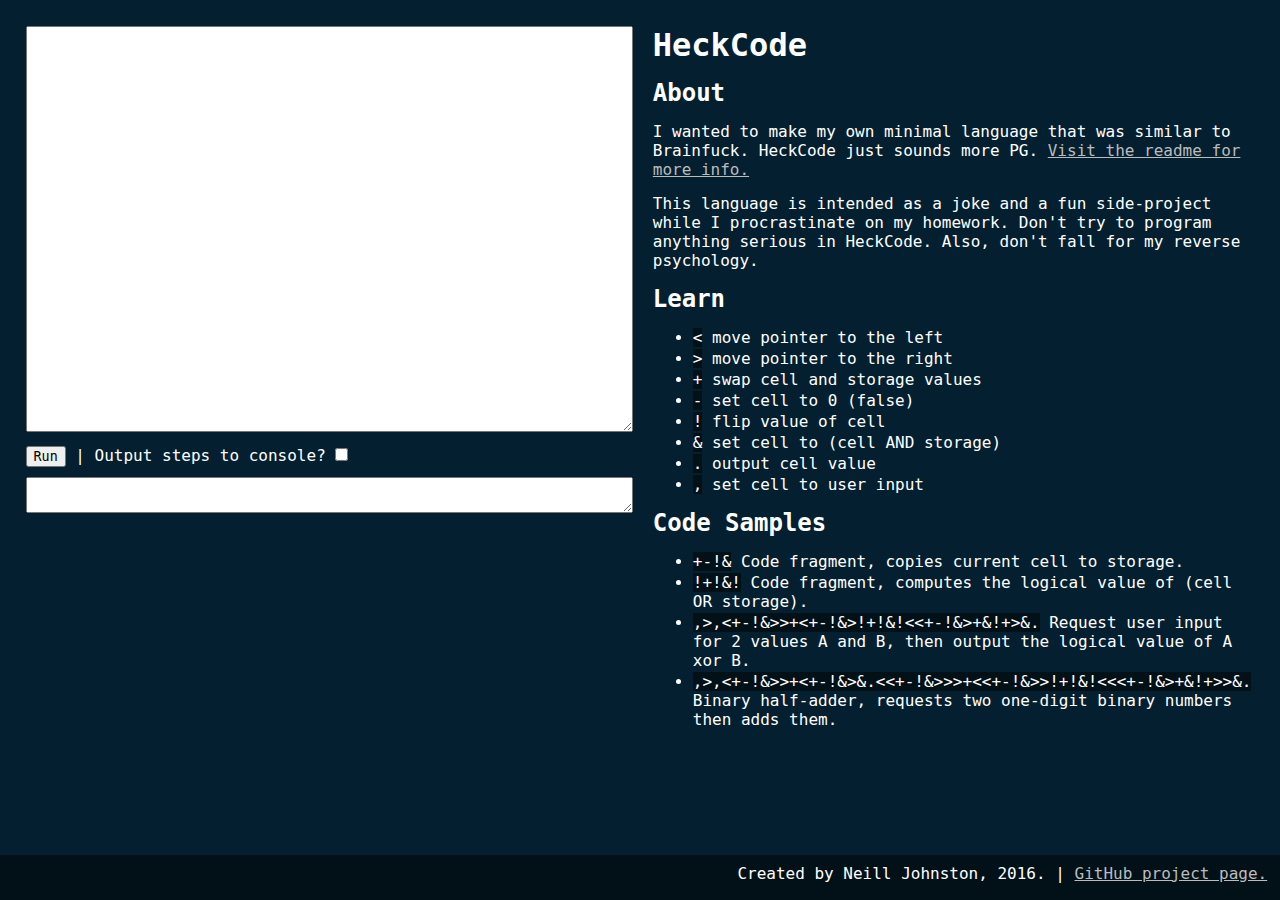
<file: index.html>
<!DOCTYPE html>
<html>
    <head>
        <title>HeckCode</title>
        <link type="text/css" rel="stylesheet" href="style.css">
        <meta charset="UTF-8">
        <meta name="viewport" content="width=device-width, initial-scale=1.0">
    </head>
    <body>
        <div id="code-block" class="half">
            <textarea id="code"></textarea>
            <button onclick="run()">Run</button> |
            Output steps to console? <input type="checkbox" id="log">
            <br>
            <textarea id="output" readonly></textarea>
        </div>
        <div id="about" class="half">
            <h1>HeckCode</h1>
            <h2>About</h2>
            <p>I wanted to make my own minimal language that was similar to Brainfuck. HeckCode just sounds more PG. <a href="README.md.html">Visit the readme for more info.</a></p>
            <p>This language is intended as a joke and a fun side-project while I procrastinate on my homework. Don't try to program anything serious in HeckCode. Also, don't fall for my reverse psychology.</p>
            <h2>Learn</h2>
            <ul>
                <li><span class="code"><</span> move pointer to the left</li>
                <li><span class="code">></span> move pointer to the right</li>
                <li><span class="code">+</span> swap cell and storage values</li>
                <li><span class="code">-</span> set cell to 0 (false)</li>
                <li><span class="code">!</span> flip value of cell</li>
                <li><span class="code">&</span> set cell to (cell AND storage)</li>
                <li><span class="code">.</span> output cell value</li>
                <li><span class="code">,</span> set cell to user input</li>
            </ul>
            <h2>Code Samples</h2>
            <ul>
                <li><span class="code">+-!&</span> Code fragment, copies current cell to storage.</li>
                <li><span class="code">!+!&!</span> Code fragment, computes the logical value of (cell OR storage).</li>
                <li><span class="code">,>,<+-!&>>+<+-!&>!+!&!<<+-!&>+&!+>&.</span> Request user input for 2 values A and B, then output the logical value of A xor B.</li>
                <li><span class="code">,>,<+-!&>>+<+-!&>&.<<+-!&>>>+<<+-!&>>!+!&!<<<+-!&>+&!+>>&.</span> Binary half-adder, requests two one-digit binary numbers then adds them.</li>
            </ul>
        </div>
        <div id="bottom-banner">
            <p>Created by Neill Johnston, 2016. | <a href="https://github.com/NeillJohnston/HeckCode">GitHub project page.</a></p>
        </div>

        <script type="text/javascript" src="heck.js"></script>
    </body>
</html>
</file>
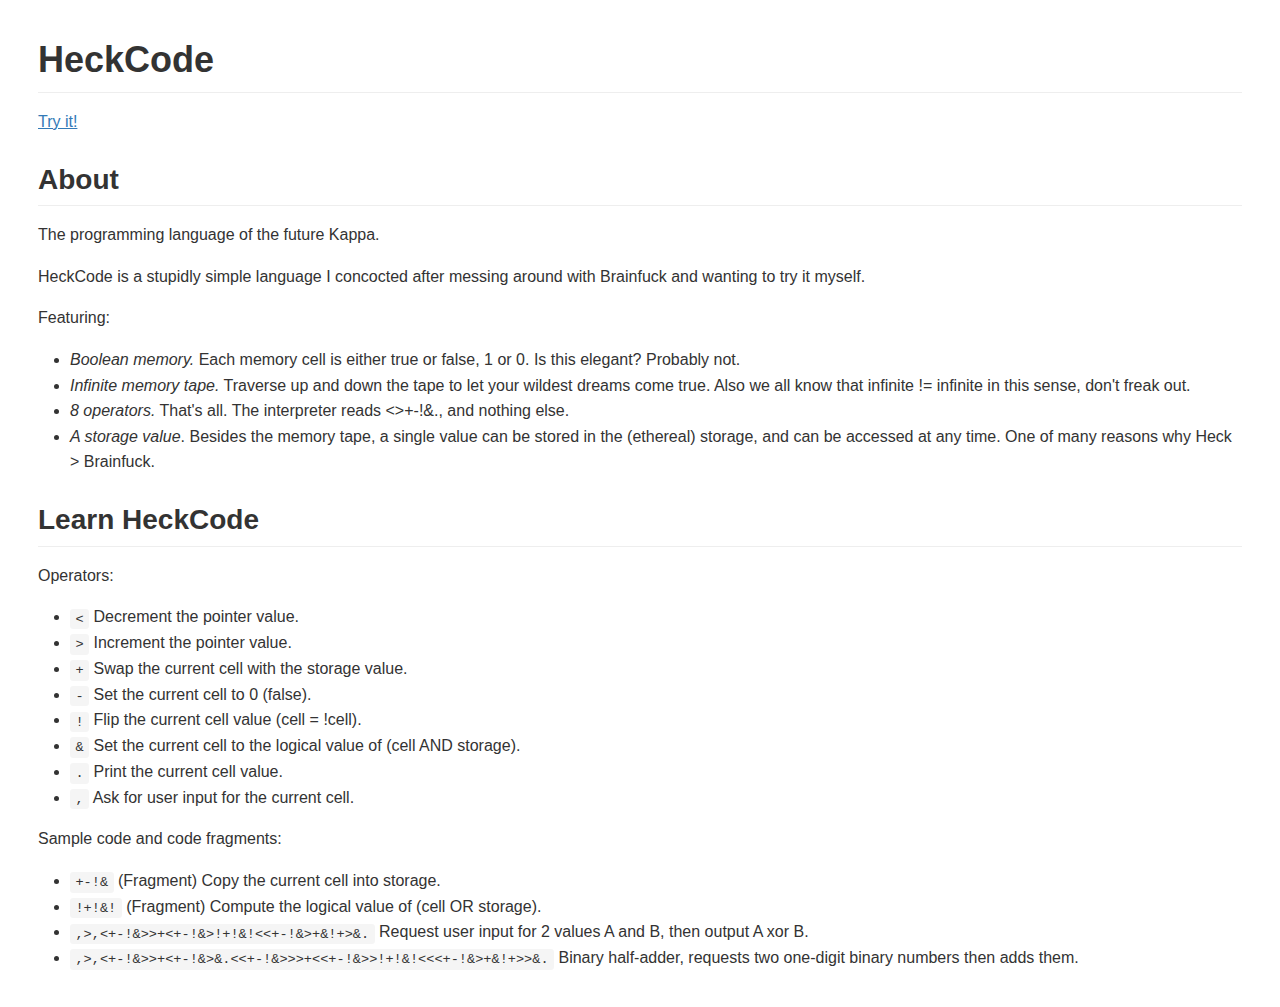
<file: README.md.html>
<!DOCTYPE html>
<html>
  <head>
      <meta charset="utf-8" />
      <title>README</title>
      <style>.markdown-preview:not([data-use-github-style]) { padding: 2em; font-size: 1.2em; color: rgb(171, 178, 191); overflow: auto; background-color: rgb(40, 44, 52); }
.markdown-preview:not([data-use-github-style]) > :first-child { margin-top: 0px; }
.markdown-preview:not([data-use-github-style]) h1, .markdown-preview:not([data-use-github-style]) h2, .markdown-preview:not([data-use-github-style]) h3, .markdown-preview:not([data-use-github-style]) h4, .markdown-preview:not([data-use-github-style]) h5, .markdown-preview:not([data-use-github-style]) h6 { line-height: 1.2; margin-top: 1.5em; margin-bottom: 0.5em; color: rgb(255, 255, 255); }
.markdown-preview:not([data-use-github-style]) h1 { font-size: 2.4em; font-weight: 300; }
.markdown-preview:not([data-use-github-style]) h2 { font-size: 1.8em; font-weight: 400; }
.markdown-preview:not([data-use-github-style]) h3 { font-size: 1.5em; font-weight: 500; }
.markdown-preview:not([data-use-github-style]) h4 { font-size: 1.2em; font-weight: 600; }
.markdown-preview:not([data-use-github-style]) h5 { font-size: 1.1em; font-weight: 600; }
.markdown-preview:not([data-use-github-style]) h6 { font-size: 1em; font-weight: 600; }
.markdown-preview:not([data-use-github-style]) strong { color: rgb(255, 255, 255); }
.markdown-preview:not([data-use-github-style]) del { color: rgb(124, 135, 156); }
.markdown-preview:not([data-use-github-style]) a, .markdown-preview:not([data-use-github-style]) a code { color: rgb(82, 139, 255); }
.markdown-preview:not([data-use-github-style]) img { max-width: 100%; }
.markdown-preview:not([data-use-github-style]) > p { margin-top: 0px; margin-bottom: 1.5em; }
.markdown-preview:not([data-use-github-style]) > ul, .markdown-preview:not([data-use-github-style]) > ol { margin-bottom: 1.5em; }
.markdown-preview:not([data-use-github-style]) blockquote { margin: 1.5em 0px; font-size: inherit; color: rgb(124, 135, 156); border-color: rgb(75, 83, 98); border-width: 4px; }
.markdown-preview:not([data-use-github-style]) hr { margin: 3em 0px; border-top-width: 2px; border-top-style: dashed; border-top-color: rgb(75, 83, 98); background: none; }
.markdown-preview:not([data-use-github-style]) table { margin: 1.5em 0px; }
.markdown-preview:not([data-use-github-style]) th { color: rgb(255, 255, 255); }
.markdown-preview:not([data-use-github-style]) th, .markdown-preview:not([data-use-github-style]) td { padding: 0.66em 1em; border: 1px solid rgb(75, 83, 98); }
.markdown-preview:not([data-use-github-style]) code { color: rgb(255, 255, 255); background-color: rgb(58, 63, 75); }
.markdown-preview:not([data-use-github-style]) pre.editor-colors { margin: 1.5em 0px; padding: 1em; font-size: 0.92em; border-radius: 3px; background-color: rgb(49, 54, 63); }
.markdown-preview:not([data-use-github-style]) kbd { color: rgb(255, 255, 255); border-width: 1px 1px 2px; border-style: solid; border-color: rgb(75, 83, 98) rgb(75, 83, 98) rgb(62, 68, 81); background-color: rgb(58, 63, 75); }
.markdown-preview[data-use-github-style] { font-family: 'Helvetica Neue', Helvetica, 'Segoe UI', Arial, freesans, sans-serif; line-height: 1.6; word-wrap: break-word; padding: 30px; font-size: 16px; color: rgb(51, 51, 51); overflow: scroll; background-color: rgb(255, 255, 255); }
.markdown-preview[data-use-github-style] > :first-child { margin-top: 0px !important; }
.markdown-preview[data-use-github-style] > :last-child { margin-bottom: 0px !important; }
.markdown-preview[data-use-github-style] a:not([href]) { color: inherit; text-decoration: none; }
.markdown-preview[data-use-github-style] .absent { color: rgb(204, 0, 0); }
.markdown-preview[data-use-github-style] .anchor { position: absolute; top: 0px; left: 0px; display: block; padding-right: 6px; padding-left: 30px; margin-left: -30px; }
.markdown-preview[data-use-github-style] .anchor:focus { outline: none; }
.markdown-preview[data-use-github-style] h1, .markdown-preview[data-use-github-style] h2, .markdown-preview[data-use-github-style] h3, .markdown-preview[data-use-github-style] h4, .markdown-preview[data-use-github-style] h5, .markdown-preview[data-use-github-style] h6 { position: relative; margin-top: 1em; margin-bottom: 16px; font-weight: bold; line-height: 1.4; }
.markdown-preview[data-use-github-style] h1 .octicon-link, .markdown-preview[data-use-github-style] h2 .octicon-link, .markdown-preview[data-use-github-style] h3 .octicon-link, .markdown-preview[data-use-github-style] h4 .octicon-link, .markdown-preview[data-use-github-style] h5 .octicon-link, .markdown-preview[data-use-github-style] h6 .octicon-link { display: none; color: rgb(0, 0, 0); vertical-align: middle; }
.markdown-preview[data-use-github-style] h1:hover .anchor, .markdown-preview[data-use-github-style] h2:hover .anchor, .markdown-preview[data-use-github-style] h3:hover .anchor, .markdown-preview[data-use-github-style] h4:hover .anchor, .markdown-preview[data-use-github-style] h5:hover .anchor, .markdown-preview[data-use-github-style] h6:hover .anchor { padding-left: 8px; margin-left: -30px; text-decoration: none; }
.markdown-preview[data-use-github-style] h1:hover .anchor .octicon-link, .markdown-preview[data-use-github-style] h2:hover .anchor .octicon-link, .markdown-preview[data-use-github-style] h3:hover .anchor .octicon-link, .markdown-preview[data-use-github-style] h4:hover .anchor .octicon-link, .markdown-preview[data-use-github-style] h5:hover .anchor .octicon-link, .markdown-preview[data-use-github-style] h6:hover .anchor .octicon-link { display: inline-block; }
.markdown-preview[data-use-github-style] h1 tt, .markdown-preview[data-use-github-style] h2 tt, .markdown-preview[data-use-github-style] h3 tt, .markdown-preview[data-use-github-style] h4 tt, .markdown-preview[data-use-github-style] h5 tt, .markdown-preview[data-use-github-style] h6 tt, .markdown-preview[data-use-github-style] h1 code, .markdown-preview[data-use-github-style] h2 code, .markdown-preview[data-use-github-style] h3 code, .markdown-preview[data-use-github-style] h4 code, .markdown-preview[data-use-github-style] h5 code, .markdown-preview[data-use-github-style] h6 code { font-size: inherit; }
.markdown-preview[data-use-github-style] h1 { padding-bottom: 0.3em; font-size: 2.25em; line-height: 1.2; border-bottom-width: 1px; border-bottom-style: solid; border-bottom-color: rgb(238, 238, 238); }
.markdown-preview[data-use-github-style] h1 .anchor { line-height: 1; }
.markdown-preview[data-use-github-style] h2 { padding-bottom: 0.3em; font-size: 1.75em; line-height: 1.225; border-bottom-width: 1px; border-bottom-style: solid; border-bottom-color: rgb(238, 238, 238); }
.markdown-preview[data-use-github-style] h2 .anchor { line-height: 1; }
.markdown-preview[data-use-github-style] h3 { font-size: 1.5em; line-height: 1.43; }
.markdown-preview[data-use-github-style] h3 .anchor { line-height: 1.2; }
.markdown-preview[data-use-github-style] h4 { font-size: 1.25em; }
.markdown-preview[data-use-github-style] h4 .anchor { line-height: 1.2; }
.markdown-preview[data-use-github-style] h5 { font-size: 1em; }
.markdown-preview[data-use-github-style] h5 .anchor { line-height: 1.1; }
.markdown-preview[data-use-github-style] h6 { font-size: 1em; color: rgb(119, 119, 119); }
.markdown-preview[data-use-github-style] h6 .anchor { line-height: 1.1; }
.markdown-preview[data-use-github-style] p, .markdown-preview[data-use-github-style] blockquote, .markdown-preview[data-use-github-style] ul, .markdown-preview[data-use-github-style] ol, .markdown-preview[data-use-github-style] dl, .markdown-preview[data-use-github-style] table, .markdown-preview[data-use-github-style] pre { margin-top: 0px; margin-bottom: 16px; }
.markdown-preview[data-use-github-style] hr { height: 4px; padding: 0px; margin: 16px 0px; border: 0px none; background-color: rgb(231, 231, 231); }
.markdown-preview[data-use-github-style] ul, .markdown-preview[data-use-github-style] ol { padding-left: 2em; }
.markdown-preview[data-use-github-style] ul.no-list, .markdown-preview[data-use-github-style] ol.no-list { padding: 0px; list-style-type: none; }
.markdown-preview[data-use-github-style] ul ul, .markdown-preview[data-use-github-style] ul ol, .markdown-preview[data-use-github-style] ol ol, .markdown-preview[data-use-github-style] ol ul { margin-top: 0px; margin-bottom: 0px; }
.markdown-preview[data-use-github-style] li > p { margin-top: 16px; }
.markdown-preview[data-use-github-style] dl { padding: 0px; }
.markdown-preview[data-use-github-style] dl dt { padding: 0px; margin-top: 16px; font-size: 1em; font-style: italic; font-weight: bold; }
.markdown-preview[data-use-github-style] dl dd { padding: 0px 16px; margin-bottom: 16px; }
.markdown-preview[data-use-github-style] blockquote { padding: 0px 15px; color: rgb(119, 119, 119); border-left-width: 4px; border-left-style: solid; border-left-color: rgb(221, 221, 221); }
.markdown-preview[data-use-github-style] blockquote > :first-child { margin-top: 0px; }
.markdown-preview[data-use-github-style] blockquote > :last-child { margin-bottom: 0px; }
.markdown-preview[data-use-github-style] table { display: block; width: 100%; overflow: auto; word-break: keep-all; }
.markdown-preview[data-use-github-style] table th { font-weight: bold; }
.markdown-preview[data-use-github-style] table th, .markdown-preview[data-use-github-style] table td { padding: 6px 13px; border: 1px solid rgb(221, 221, 221); }
.markdown-preview[data-use-github-style] table tr { border-top-width: 1px; border-top-style: solid; border-top-color: rgb(204, 204, 204); background-color: rgb(255, 255, 255); }
.markdown-preview[data-use-github-style] table tr:nth-child(2n) { background-color: rgb(248, 248, 248); }
.markdown-preview[data-use-github-style] img { max-width: 100%; box-sizing: border-box; }
.markdown-preview[data-use-github-style] .emoji { max-width: none; }
.markdown-preview[data-use-github-style] span.frame { display: block; overflow: hidden; }
.markdown-preview[data-use-github-style] span.frame > span { display: block; float: left; width: auto; padding: 7px; margin: 13px 0px 0px; overflow: hidden; border: 1px solid rgb(221, 221, 221); }
.markdown-preview[data-use-github-style] span.frame span img { display: block; float: left; }
.markdown-preview[data-use-github-style] span.frame span span { display: block; padding: 5px 0px 0px; clear: both; color: rgb(51, 51, 51); }
.markdown-preview[data-use-github-style] span.align-center { display: block; overflow: hidden; clear: both; }
.markdown-preview[data-use-github-style] span.align-center > span { display: block; margin: 13px auto 0px; overflow: hidden; text-align: center; }
.markdown-preview[data-use-github-style] span.align-center span img { margin: 0px auto; text-align: center; }
.markdown-preview[data-use-github-style] span.align-right { display: block; overflow: hidden; clear: both; }
.markdown-preview[data-use-github-style] span.align-right > span { display: block; margin: 13px 0px 0px; overflow: hidden; text-align: right; }
.markdown-preview[data-use-github-style] span.align-right span img { margin: 0px; text-align: right; }
.markdown-preview[data-use-github-style] span.float-left { display: block; float: left; margin-right: 13px; overflow: hidden; }
.markdown-preview[data-use-github-style] span.float-left span { margin: 13px 0px 0px; }
.markdown-preview[data-use-github-style] span.float-right { display: block; float: right; margin-left: 13px; overflow: hidden; }
.markdown-preview[data-use-github-style] span.float-right > span { display: block; margin: 13px auto 0px; overflow: hidden; text-align: right; }
.markdown-preview[data-use-github-style] code, .markdown-preview[data-use-github-style] tt { padding: 0.2em 0px; margin: 0px; font-size: 85%; border-radius: 3px; background-color: rgba(0, 0, 0, 0.0392157); }
.markdown-preview[data-use-github-style] code::before, .markdown-preview[data-use-github-style] tt::before, .markdown-preview[data-use-github-style] code::after, .markdown-preview[data-use-github-style] tt::after { letter-spacing: -0.2em; content: " "; }
.markdown-preview[data-use-github-style] code br, .markdown-preview[data-use-github-style] tt br { display: none; }
.markdown-preview[data-use-github-style] del code { text-decoration: inherit; }
.markdown-preview[data-use-github-style] pre > code { padding: 0px; margin: 0px; font-size: 100%; word-break: normal; white-space: pre; border: 0px; background: transparent; }
.markdown-preview[data-use-github-style] .highlight { margin-bottom: 16px; }
.markdown-preview[data-use-github-style] .highlight pre, .markdown-preview[data-use-github-style] pre { padding: 16px; overflow: auto; font-size: 85%; line-height: 1.45; border-radius: 3px; background-color: rgb(247, 247, 247); }
.markdown-preview[data-use-github-style] .highlight pre { margin-bottom: 0px; word-break: normal; }
.markdown-preview[data-use-github-style] pre { word-wrap: normal; }
.markdown-preview[data-use-github-style] pre code, .markdown-preview[data-use-github-style] pre tt { display: inline; max-width: initial; padding: 0px; margin: 0px; overflow: initial; line-height: inherit; word-wrap: normal; border: 0px; background-color: transparent; }
.markdown-preview[data-use-github-style] pre code::before, .markdown-preview[data-use-github-style] pre tt::before, .markdown-preview[data-use-github-style] pre code::after, .markdown-preview[data-use-github-style] pre tt::after { content: normal; }
.markdown-preview[data-use-github-style] kbd { display: inline-block; padding: 3px 5px; font-size: 11px; line-height: 10px; color: rgb(85, 85, 85); vertical-align: middle; border-style: solid; border-width: 1px; border-color: rgb(204, 204, 204) rgb(204, 204, 204) rgb(187, 187, 187); border-radius: 3px; box-shadow: rgb(187, 187, 187) 0px -1px 0px inset; background-color: rgb(252, 252, 252); }
.markdown-preview[data-use-github-style] a { color: rgb(51, 122, 183); }
.markdown-preview[data-use-github-style] code { color: inherit; }
.markdown-preview[data-use-github-style] pre.editor-colors { padding: 0.8em 1em; margin-bottom: 1em; font-size: 0.85em; border-radius: 4px; overflow: auto; }
.scrollbars-visible-always .markdown-preview pre.editor-colors::shadow .vertical-scrollbar, .scrollbars-visible-always .markdown-preview pre.editor-colors::shadow .horizontal-scrollbar { visibility: hidden; }
.scrollbars-visible-always .markdown-preview pre.editor-colors:hover::shadow .vertical-scrollbar, .scrollbars-visible-always .markdown-preview pre.editor-colors:hover::shadow .horizontal-scrollbar { visibility: visible; }
.bracket-matcher .region {
  border-bottom: 1px dotted lime;
  position: absolute;
}

.spell-check-misspelling .region {
  border-bottom: 2px dotted rgba(255, 51, 51, 0.75);
}
.spell-check-corrections {
  width: 25em !important;
}

pre.editor-colors,
.host {
  background-color: #282c34;
  color: #abb2bf;
}
pre.editor-colors .line.cursor-line,
.host .line.cursor-line {
  background-color: rgba(153, 187, 255, 0.04);
}
pre.editor-colors .invisible,
.host .invisible {
  color: #abb2bf;
}
pre.editor-colors .cursor,
.host .cursor {
  border-left: 2px solid #528bff;
}
pre.editor-colors .selection .region,
.host .selection .region {
  background-color: #3e4451;
}
pre.editor-colors .bracket-matcher .region,
.host .bracket-matcher .region {
  border-bottom: 1px solid #528bff;
  box-sizing: border-box;
}
pre.editor-colors .invisible-character,
.host .invisible-character {
  color: rgba(171, 178, 191, 0.15);
}
pre.editor-colors .indent-guide,
.host .indent-guide {
  color: rgba(171, 178, 191, 0.15);
}
pre.editor-colors .wrap-guide,
.host .wrap-guide {
  background-color: rgba(171, 178, 191, 0.15);
}
pre.editor-colors .find-result .region.region.region,
.host .find-result .region.region.region,
pre.editor-colors .current-result .region.region.region,
.host .current-result .region.region.region {
  border-radius: 0px;
  background-color: rgba(82, 139, 255, 0.24);
  transition: border-color 0.4s;
}
pre.editor-colors .find-result .region.region.region,
.host .find-result .region.region.region {
  border: 2px solid transparent;
}
pre.editor-colors .current-result .region.region.region,
.host .current-result .region.region.region {
  border: 2px solid #528bff;
  transition-duration: .1s;
}
pre.editor-colors .gutter .line-number,
.host .gutter .line-number {
  color: #636d83;
  -webkit-font-smoothing: antialiased;
}
pre.editor-colors .gutter .line-number.cursor-line,
.host .gutter .line-number.cursor-line {
  color: #abb2bf;
  background-color: #2c313a;
}
pre.editor-colors .gutter .line-number.cursor-line-no-selection,
.host .gutter .line-number.cursor-line-no-selection {
  background-color: transparent;
}
pre.editor-colors .gutter .line-number .icon-right,
.host .gutter .line-number .icon-right {
  color: #abb2bf;
}
pre.editor-colors .gutter:not(.git-diff-icon) .line-number.git-line-removed.git-line-removed::before,
.host .gutter:not(.git-diff-icon) .line-number.git-line-removed.git-line-removed::before {
  bottom: -3px;
}
pre.editor-colors .gutter:not(.git-diff-icon) .line-number.git-line-removed::after,
.host .gutter:not(.git-diff-icon) .line-number.git-line-removed::after {
  content: "";
  position: absolute;
  left: 0px;
  bottom: 0px;
  width: 25px;
  border-bottom: 1px dotted rgba(224, 82, 82, 0.5);
  pointer-events: none;
}
pre.editor-colors .gutter .line-number.folded,
.host .gutter .line-number.folded,
pre.editor-colors .gutter .line-number:after,
.host .gutter .line-number:after,
pre.editor-colors .fold-marker:after,
.host .fold-marker:after {
  color: #abb2bf;
}
.comment {
  color: #5c6370;
  font-style: italic;
}
.comment .markup.link {
  color: #5c6370;
}
.entity.name.type {
  color: #e5c07b;
}
.entity.other.inherited-class {
  color: #98c379;
}
.keyword {
  color: #c678dd;
}
.keyword.control {
  color: #c678dd;
}
.keyword.operator {
  color: #abb2bf;
}
.keyword.other.special-method {
  color: #61afef;
}
.keyword.other.unit {
  color: #d19a66;
}
.storage {
  color: #c678dd;
}
.storage.type.annotation,
.storage.type.primitive {
  color: #c678dd;
}
.storage.modifier.package,
.storage.modifier.import {
  color: #abb2bf;
}
.constant {
  color: #d19a66;
}
.constant.variable {
  color: #d19a66;
}
.constant.character.escape {
  color: #56b6c2;
}
.constant.numeric {
  color: #d19a66;
}
.constant.other.color {
  color: #56b6c2;
}
.constant.other.symbol {
  color: #56b6c2;
}
.variable {
  color: #e06c75;
}
.variable.interpolation {
  color: #be5046;
}
.variable.parameter {
  color: #abb2bf;
}
.string {
  color: #98c379;
}
.string.regexp {
  color: #56b6c2;
}
.string.regexp .source.ruby.embedded {
  color: #e5c07b;
}
.string.other.link {
  color: #e06c75;
}
.punctuation.definition.comment {
  color: #5c6370;
}
.punctuation.definition.method-parameters,
.punctuation.definition.function-parameters,
.punctuation.definition.parameters,
.punctuation.definition.separator,
.punctuation.definition.seperator,
.punctuation.definition.array {
  color: #abb2bf;
}
.punctuation.definition.heading,
.punctuation.definition.identity {
  color: #61afef;
}
.punctuation.definition.bold {
  color: #e5c07b;
  font-weight: bold;
}
.punctuation.definition.italic {
  color: #c678dd;
  font-style: italic;
}
.punctuation.section.embedded {
  color: #be5046;
}
.punctuation.section.method,
.punctuation.section.class,
.punctuation.section.inner-class {
  color: #abb2bf;
}
.support.class {
  color: #e5c07b;
}
.support.type {
  color: #56b6c2;
}
.support.function {
  color: #56b6c2;
}
.support.function.any-method {
  color: #61afef;
}
.entity.name.function {
  color: #61afef;
}
.entity.name.class,
.entity.name.type.class {
  color: #e5c07b;
}
.entity.name.section {
  color: #61afef;
}
.entity.name.tag {
  color: #e06c75;
}
.entity.other.attribute-name {
  color: #d19a66;
}
.entity.other.attribute-name.id {
  color: #61afef;
}
.meta.class {
  color: #e5c07b;
}
.meta.class.body {
  color: #abb2bf;
}
.meta.method-call,
.meta.method {
  color: #abb2bf;
}
.meta.definition.variable {
  color: #e06c75;
}
.meta.link {
  color: #d19a66;
}
.meta.require {
  color: #61afef;
}
.meta.selector {
  color: #c678dd;
}
.meta.separator {
  background-color: #373b41;
  color: #abb2bf;
}
.meta.tag {
  color: #abb2bf;
}
.underline {
  text-decoration: underline;
}
.none {
  color: #abb2bf;
}
.invalid.deprecated {
  color: #523d14 !important;
  background-color: #e0c285 !important;
}
.invalid.illegal {
  color: #ffffff !important;
  background-color: #e05252 !important;
}
.markup.bold {
  color: #d19a66;
  font-weight: bold;
}
.markup.changed {
  color: #c678dd;
}
.markup.deleted {
  color: #e06c75;
}
.markup.italic {
  color: #c678dd;
  font-style: italic;
}
.markup.heading {
  color: #e06c75;
}
.markup.heading .punctuation.definition.heading {
  color: #61afef;
}
.markup.link {
  color: #c678dd;
}
.markup.inserted {
  color: #98c379;
}
.markup.quote {
  color: #d19a66;
}
.markup.raw {
  color: #98c379;
}
.source.cs .keyword.operator {
  color: #c678dd;
}
.source.css .property-name,
.source.css .property-value {
  color: #828997;
}
.source.css .property-name.support,
.source.css .property-value.support {
  color: #abb2bf;
}
.source.gfm .markup {
  -webkit-font-smoothing: auto;
}
.source.gfm .link .entity {
  color: #61afef;
}
.source.go .storage.type.string {
  color: #c678dd;
}
.source.ini .keyword.other.definition.ini {
  color: #e06c75;
}
.source.java .storage.modifier.import {
  color: #e5c07b;
}
.source.java .storage.type {
  color: #e5c07b;
}
.source.java .keyword.operator.instanceof {
  color: #c678dd;
}
.source.java-properties .meta.key-pair {
  color: #e06c75;
}
.source.java-properties .meta.key-pair > .punctuation {
  color: #abb2bf;
}
.source.js .keyword.operator {
  color: #56b6c2;
}
.source.js .keyword.operator.delete,
.source.js .keyword.operator.in,
.source.js .keyword.operator.of,
.source.js .keyword.operator.instanceof,
.source.js .keyword.operator.new,
.source.js .keyword.operator.typeof,
.source.js .keyword.operator.void {
  color: #c678dd;
}
.source.json .meta.structure.dictionary.json > .string.quoted.json {
  color: #e06c75;
}
.source.json .meta.structure.dictionary.json > .string.quoted.json > .punctuation.string {
  color: #e06c75;
}
.source.json .meta.structure.dictionary.json > .value.json > .string.quoted.json,
.source.json .meta.structure.array.json > .value.json > .string.quoted.json,
.source.json .meta.structure.dictionary.json > .value.json > .string.quoted.json > .punctuation,
.source.json .meta.structure.array.json > .value.json > .string.quoted.json > .punctuation {
  color: #98c379;
}
.source.json .meta.structure.dictionary.json > .constant.language.json,
.source.json .meta.structure.array.json > .constant.language.json {
  color: #56b6c2;
}
.source.ruby .constant.other.symbol > .punctuation {
  color: inherit;
}
.source.python .keyword.operator.logical.python {
  color: #c678dd;
}
.source.python .variable.parameter {
  color: #d19a66;
}
</style>
  </head>
  <body class='markdown-preview' data-use-github-style><h1 id="heckcode">HeckCode</h1>
<p><a href="https://neilljohnston.github.io/HeckCode/">Try it!</a></p>
<h2 id="about">About</h2>
<p>The programming language of the future Kappa.</p>
<p>HeckCode is a stupidly simple language I concocted after messing around with Brainfuck and wanting to try it myself.</p>
<p>Featuring:</p>
<ul>
<li><em>Boolean memory.</em> Each memory cell is either true or false, 1 or 0. Is this elegant? Probably not.</li>
<li><em>Infinite memory tape.</em> Traverse up and down the tape to let your wildest dreams come true. Also we all know that infinite != infinite in this sense, don&#39;t freak out.</li>
<li><em>8 operators.</em> That&#39;s all. The interpreter reads &lt;&gt;+-!&amp;., and nothing else.</li>
<li><em>A storage value</em>. Besides the memory tape, a single value can be stored in the (ethereal) storage, and can be accessed at any time. One of many reasons why Heck &gt; Brainfuck.</li>
</ul>
<h2 id="learn-heckcode">Learn HeckCode</h2>
<p>Operators:</p>
<ul>
<li><code>&lt;</code> Decrement the pointer value.</li>
<li><code>&gt;</code> Increment the pointer value.</li>
<li><code>+</code> Swap the current cell with the storage value.</li>
<li><code>-</code> Set the current cell to 0 (false).</li>
<li><code>!</code> Flip the current cell value (cell = !cell).</li>
<li><code>&amp;</code> Set the current cell to the logical value of (cell AND storage).</li>
<li><code>.</code> Print the current cell value.</li>
<li><code>,</code> Ask for user input for the current cell.</li>
</ul>
<p>Sample code and code fragments:</p>
<ul>
<li><code>+-!&amp;</code> (Fragment) Copy the current cell into storage.</li>
<li><code>!+!&amp;!</code> (Fragment) Compute the logical value of (cell OR storage).</li>
<li><code>,&gt;,&lt;+-!&amp;&gt;&gt;+&lt;+-!&amp;&gt;!+!&amp;!&lt;&lt;+-!&amp;&gt;+&amp;!+&gt;&amp;.</code> Request user input for 2 values A and B, then output A xor B.</li>
<li><code>,&gt;,&lt;+-!&amp;&gt;&gt;+&lt;+-!&amp;&gt;&amp;.&lt;&lt;+-!&amp;&gt;&gt;&gt;+&lt;&lt;+-!&amp;&gt;&gt;!+!&amp;!&lt;&lt;&lt;+-!&amp;&gt;+&amp;!+&gt;&gt;&amp;.</code> Binary half-adder, requests two one-digit binary numbers then adds them.</li>
</ul></body>
</html>
</file>
<file: style.css>
/* basic style */
* {
    font-family: "Source Code Pro", monospace;
    margin: 0;
}
body {
    background-color: #042030;
    color: #FFF;
    padding: 0;
}

h1, h2, p, ul {
    margin-bottom: 15px;
}
li {
    margin-bottom: 2px;
}
span.code {
    background-color: rgba(0, 0, 0, 0.5);
}
a {
    color: #BBB;
}

/* div blocks */
div.half {
    float: left;
    margin-left: 2%;
    margin-top: 2%;
    width: 47%;
}
div#code-block {
    text-align: left;
    padding: 0;
}
div#bottom-banner {
    position: absolute;
    width: 99%;
    height: 4vh;
    margin-top: 95vh;
    padding-top: 1vh;
    padding-right: 1%;
    text-align: right;
    background-color: rgba(0, 0, 0, 0.5);
}

/* code part of the screen */
textarea {
    min-width: 100%;
    max-width: 100%;
    min-height: 400px;
}
textarea#output {
    min-height: 20px;
    margin-top: 10px;
}
button {
    margin-top: 10px;
}
</file>
